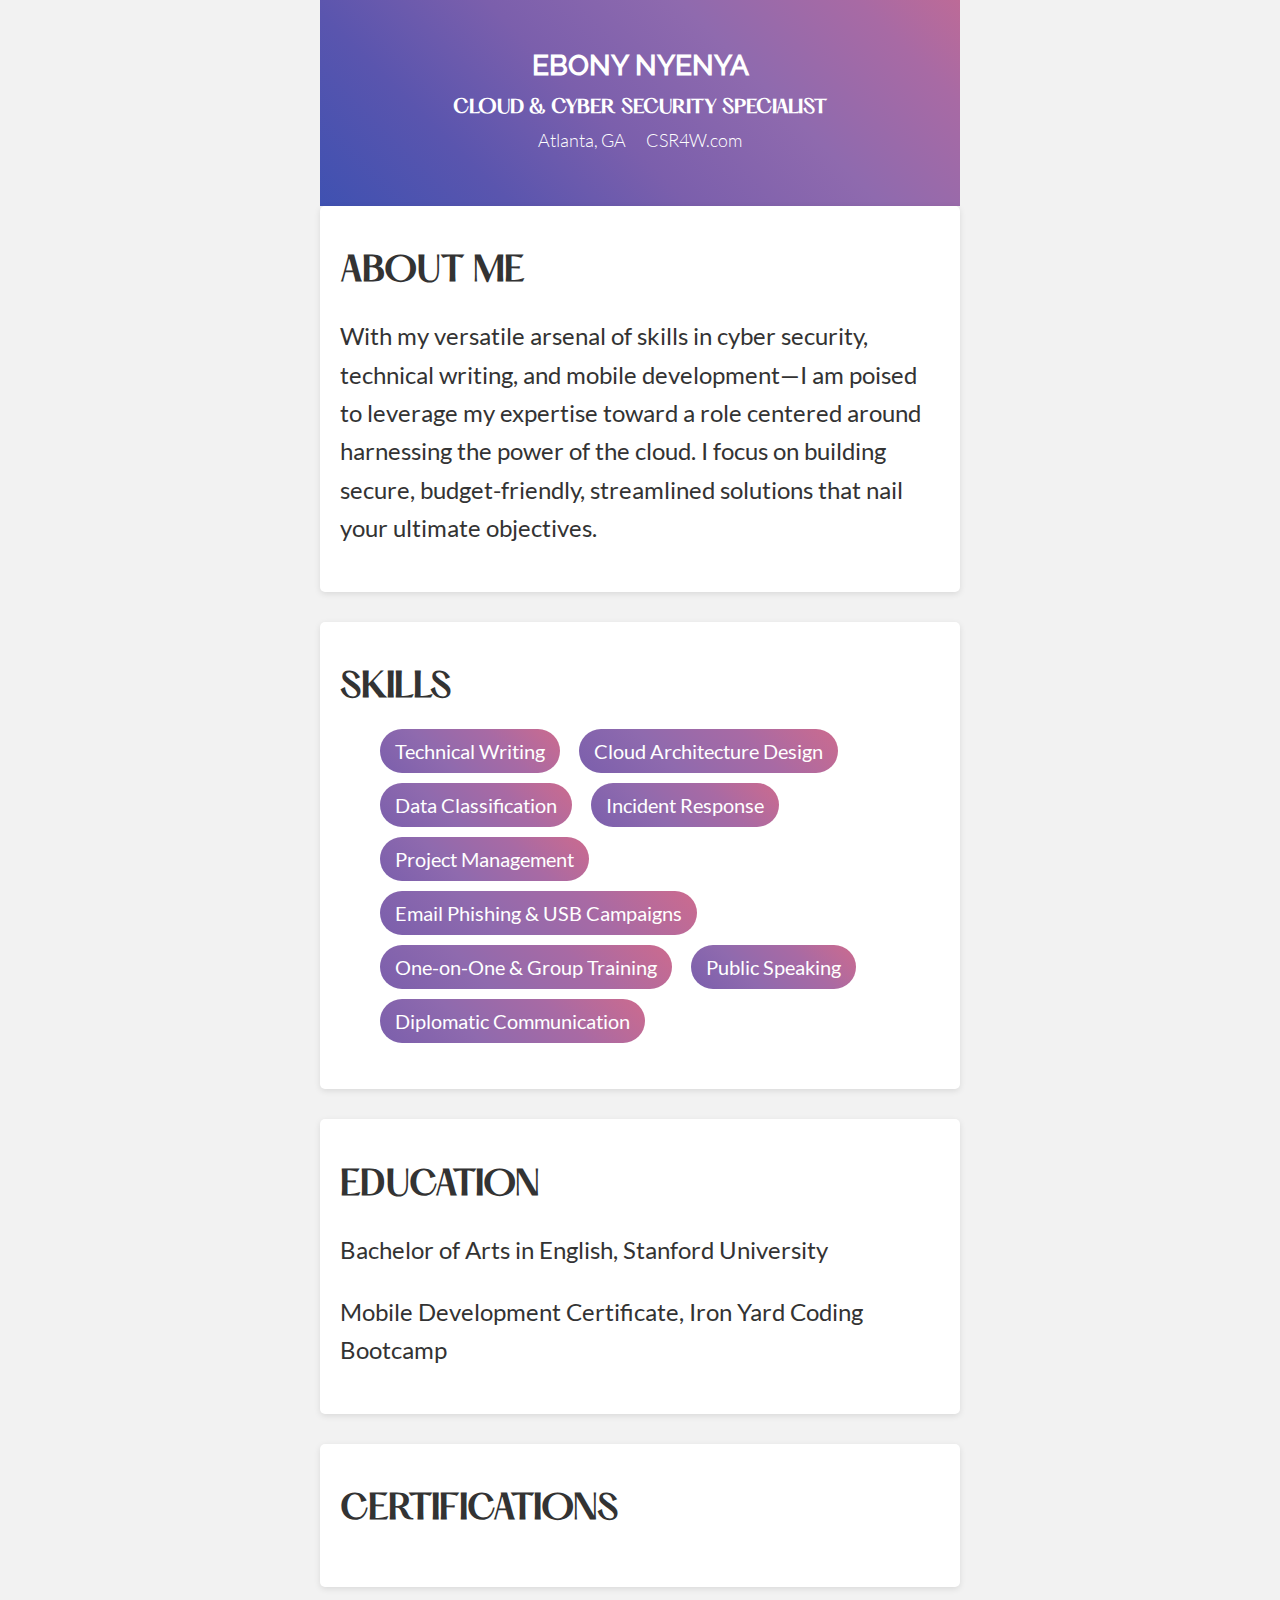
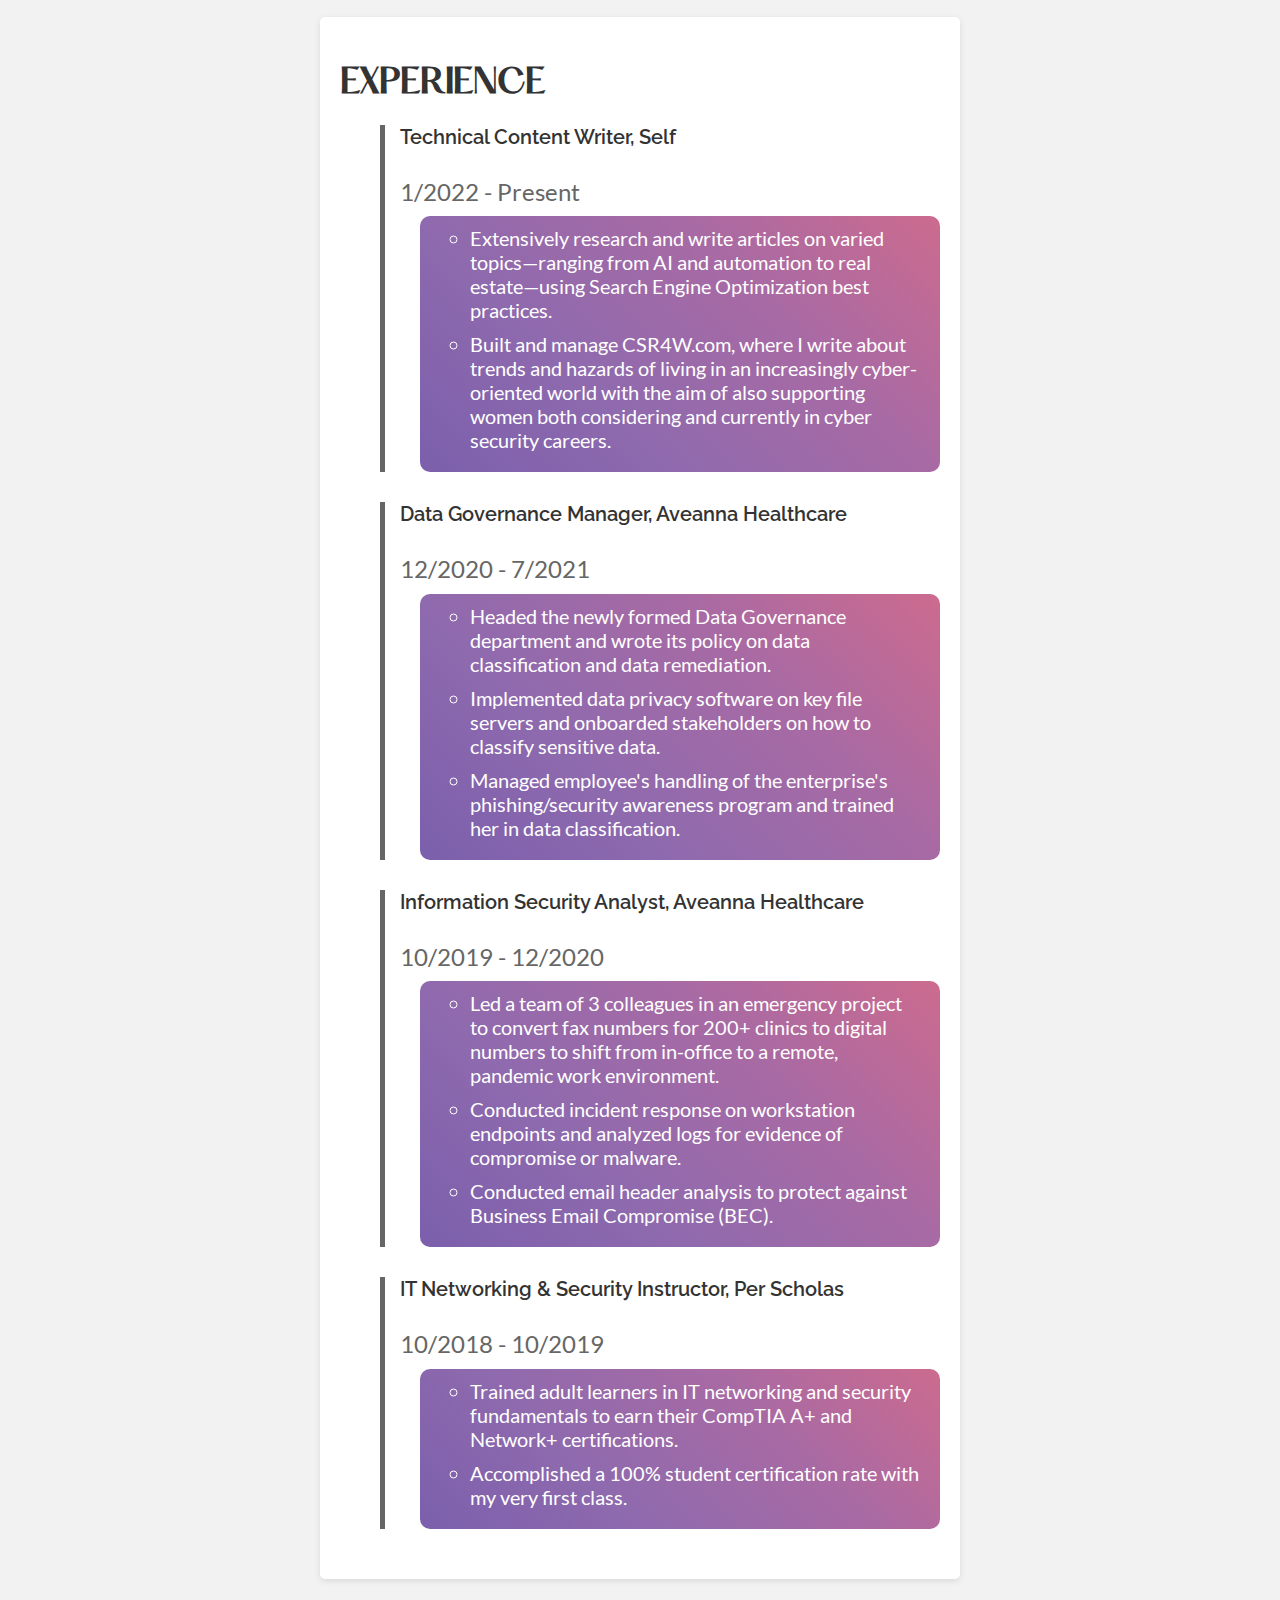
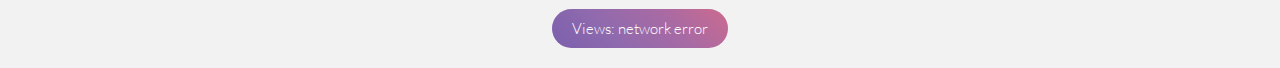
<file: Cloud Resume Challenge/frontend/index.html>
<!DOCTYPE html>
<html>
<head>
  <meta charset="UTF-8">
  <title>Cloud Resume Challenge</title>
  <link rel="stylesheet" href="index.css">
  <link rel="shortcut icon" type="image/png" href="favicon.png">
  
  <style>
    body {
      font-family: Arial, sans-serif;
    }
    h1 {
      font-size: 28px;
      margin-bottom: 10px;
    }
    h2 {
      font-size: 18px;
      margin-bottom: 5px;
    }
    .contact-info {
      margin-bottom: 20px;
    }
    .section {
      margin-bottom: 30px;
    }
    .role-title {
      font-size: 20px;
      font-weight: bold;
      margin-bottom: 5px;
    }
    .dates-worked {
      font-size: 16px;
      margin-bottom: 5px;
    }
    .bullet-points {
      margin-bottom: 10px;
      margin-left: 20px;
    }
  </style>
</head>
<body>
  <header>
    <h1>EBONY NYENYA</h1>
    <h2>CLOUD & CYBER SECURITY SPECIALIST</h2>
    <div class="contact-info">
      <span>Atlanta, GA</span>
      <span><a href="http://csr4w.com" target=_blank style="text-decoration: none; color: #ffffff;">CSR4W.com </a></span>
    </div>
  </header>

  <section class="section">
    <h2>ABOUT ME</h2>
    <p>With my versatile arsenal of skills in cyber security, technical writing, and mobile development&#8212;I am poised to leverage my expertise toward a role centered around harnessing the power of the cloud. I focus on building secure, budget-friendly, streamlined solutions that nail your ultimate objectives.</p>
  </section>

  <section class="section">
    <h2>SKILLS</h2>
    <ul class="skills">
      <li>Technical Writing</li>
      <li>Cloud Architecture Design</li>
      <li>Data Classification</li>
      <li>Incident Response</li>
      <li>Project Management</li>
      <li>Email Phishing & USB Campaigns</li>
      <li>One-on-One & Group Training</li>
      <li>Public Speaking</li> 
      <li>Diplomatic Communication</li>
     
    </ul>
  </section>

  <section class="section">
    <h2>EDUCATION</h2>
    <p>Bachelor of Arts in English, Stanford University </p>
    <p>Mobile Development Certificate, Iron Yard Coding Bootcamp</p>
  </section>

  <section class="section">
    <h2>CERTIFICATIONS</h2>
    <ul class="certifications">
        <div data-iframe-width="150" data-iframe-height="270" data-share-badge-id="53a9c267-cdc6-4d35-9c62-8cf66fb88bd7" data-share-badge-host="https://www.credly.com"></div><script type="text/javascript" async src="//cdn.credly.com/assets/utilities/embed.js"></script>
        <div data-iframe-width="150" data-iframe-height="270" data-share-badge-id="72936569-2875-401c-8938-5222b67ee994" data-share-badge-host="https://www.credly.com"></div><script type="text/javascript" async src="//cdn.credly.com/assets/utilities/embed.js"></script>
        <div data-iframe-width="150" data-iframe-height="270" data-share-badge-id="92ccb18c-0f5d-4e62-8a7d-b0b74a6a24af" data-share-badge-host="https://www.credly.com"></div><script type="text/javascript" async src="//cdn.credly.com/assets/utilities/embed.js"></script>
        <div data-iframe-width="150" data-iframe-height="270" data-share-badge-id="46eba6eb-c889-4f5e-beeb-0043cce6455c" data-share-badge-host="https://www.credly.com"></div><script type="text/javascript" async src="//cdn.credly.com/assets/utilities/embed.js"></script>
        <div data-iframe-width="150" data-iframe-height="270" data-share-badge-id="61cdb010-9951-4c23-8c60-1eb19440b5fa" data-share-badge-host="https://www.credly.com"></div><script type="text/javascript" async src="//cdn.credly.com/assets/utilities/embed.js"></script>  
    </ul>
  </section>

  <section class="section">
    <h2>EXPERIENCE</h2>
    <ul class="experience">
    <div class="job">
      <h3 class="role-title">Technical Content Writer, Self</h3>
      <p class="dates-worked">1/2022 - Present</p>
      <ul class="bullet-points">
        <li>Extensively research and write articles on varied topics&#8212;ranging from AI and automation to real estate&#8212;using Search Engine Optimization best practices.
        </li>
        <li>Built and manage CSR4W.com, where I write about trends and hazards of living in an increasingly cyber-oriented world with the aim of also supporting women both considering and currently in cyber security careers.</li>
      </ul>
    </div>
    <div class="job">
      <h3 class="role-title">Data Governance Manager, Aveanna Healthcare</h3>
      <p class="dates-worked">12/2020 - 7/2021</p>
      <ul class="bullet-points">
        <li>Headed the newly formed Data Governance department and wrote its policy on data classification and data remediation.</li>
        <li>Implemented data privacy software on key file servers and onboarded stakeholders on how to classify sensitive data.</li>
        <li>Managed employee's handling of the enterprise's phishing/security awareness program and trained her in data classification.</li>
      </ul>
    </div>
    <div class="job">
      <h3 class="role-title">Information Security Analyst, Aveanna Healthcare</h3>
      <p class="dates-worked">10/2019 - 12/2020</p>
      <ul class="bullet-points">
        <li>Led a team of 3 colleagues in an emergency project to convert fax numbers for 200+ clinics to digital numbers to shift from in-office to a remote, pandemic work environment.</li>
        <li>Conducted incident response on workstation endpoints and analyzed logs for evidence of compromise or malware.</li>
        <li>Conducted email header analysis to protect against Business Email Compromise (BEC).</li>
      </ul>
    </div>
    <div class="job">
      <h3 class="role-title">IT Networking & Security Instructor, Per Scholas</h3>
      <p class="dates-worked">10/2018 - 10/2019</p>
      <ul class="bullet-points">
        <li>Trained adult learners in IT networking and security fundamentals to earn their CompTIA A+ and Network+ certifications.</li>
        <li>Accomplished a 100% student certification rate with my very first class.</li>
      </ul>
    </div>
    </ul>
  </section>

  <footer class="footer">
    <div class="counter-container">
        <span>Views: </span>
        <span id="counter"></span>
    </div>
</footer>
    <script type="module" src="counter.js"></script>
</body>
</html>
</file>
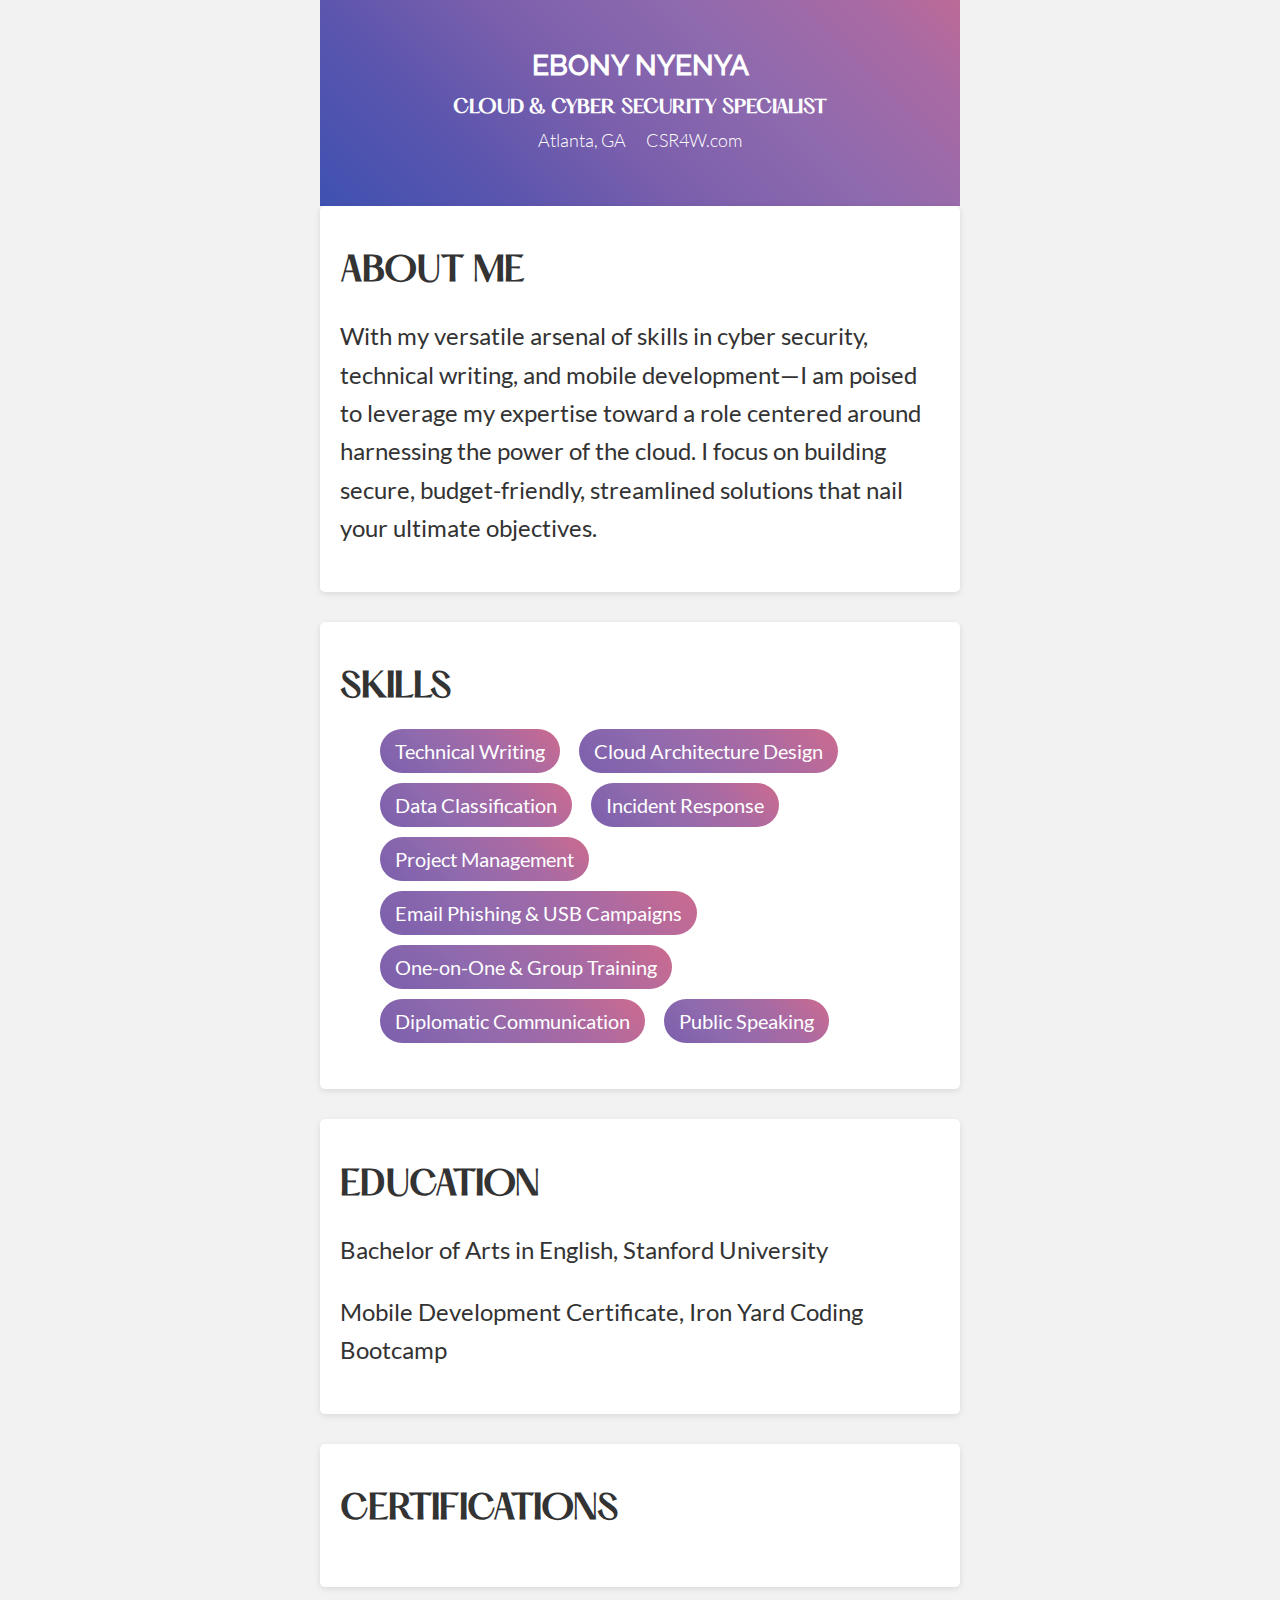
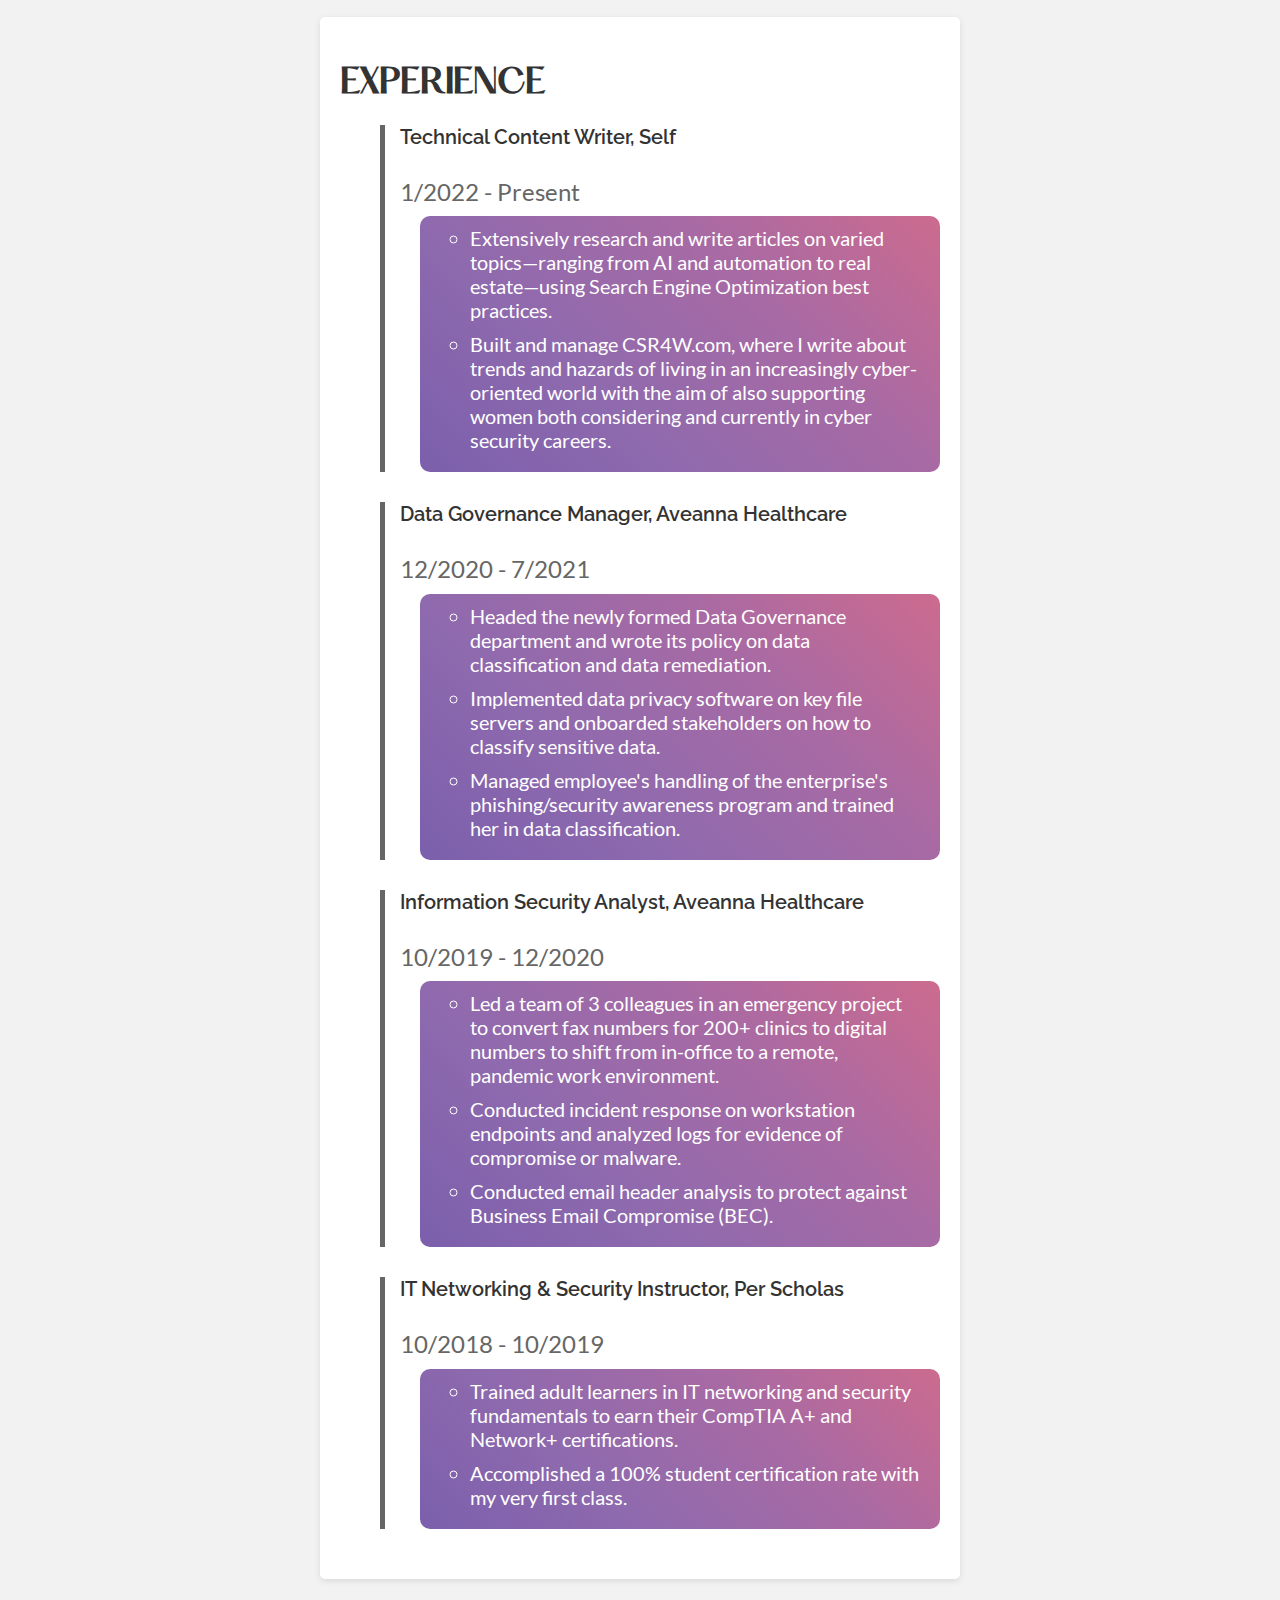
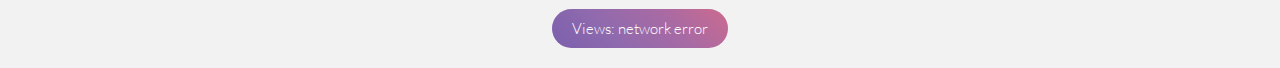
<file: Cloud-Resume-Challenge/frontend/index.html>
<!DOCTYPE html>
<html>
<head>
  <meta charset="UTF-8">
  <title>Cloud Resume Challenge</title>
  <link rel="stylesheet" href="index.css">
  <link rel="shortcut icon" type="image/png" href="favicon.png">
  
  <style>
    body {
      font-family: Arial, sans-serif;
    }
    h1 {
      font-size: 28px;
      margin-bottom: 10px;
    }
    h2 {
      font-size: 18px;
      margin-bottom: 5px;
    }
    .contact-info {
      margin-bottom: 20px;
    }
    .section {
      margin-bottom: 30px;
    }
    .role-title {
      font-size: 20px;
      font-weight: bold;
      margin-bottom: 5px;
    }
    .dates-worked {
      font-size: 16px;
      margin-bottom: 5px;
    }
    .bullet-points {
      margin-bottom: 10px;
      margin-left: 20px;
    }
  </style>
</head>
<body>
  <header>
    <h1>EBONY NYENYA</h1>
    <h2>CLOUD & CYBER SECURITY SPECIALIST</h2>
    <div class="contact-info">
      <span>Atlanta, GA</span>
      <span><a href="http://csr4w.com" target=_blank style="text-decoration: none; color: #ffffff;">CSR4W.com </a></span>
    </div>
  </header>

  <section class="section">
    <h2>ABOUT ME</h2>
    <p>With my versatile arsenal of skills in cyber security, technical writing, and mobile development&#8212;I am poised to leverage my expertise toward a role centered around harnessing the power of the cloud. I focus on building secure, budget-friendly, streamlined solutions that nail your ultimate objectives.</p>
  </section>

  <section class="section">
    <h2>SKILLS</h2>
    <ul class="skills">
      <li>Technical Writing</li>
      <li>Cloud Architecture Design</li>
      <li>Data Classification</li>
      <li>Incident Response</li>
      <li>Project Management</li>
      <li>Email Phishing & USB Campaigns</li>
      <li>One-on-One & Group Training</li>
      <li>Diplomatic Communication</li>
      <li>Public Speaking</li> 
      
    </ul>
  </section>

  <section class="section">
    <h2>EDUCATION</h2>
    <p>Bachelor of Arts in English, Stanford University </p>
    <p>Mobile Development Certificate, Iron Yard Coding Bootcamp</p>
  </section>

  <section class="section">
    <h2>CERTIFICATIONS</h2>
    <ul class="certifications">
        <div data-iframe-width="150" data-iframe-height="270" data-share-badge-id="53a9c267-cdc6-4d35-9c62-8cf66fb88bd7" data-share-badge-host="https://www.credly.com"></div><script type="text/javascript" async src="//cdn.credly.com/assets/utilities/embed.js"></script>
        <div data-iframe-width="150" data-iframe-height="270" data-share-badge-id="72936569-2875-401c-8938-5222b67ee994" data-share-badge-host="https://www.credly.com"></div><script type="text/javascript" async src="//cdn.credly.com/assets/utilities/embed.js"></script>
        <div data-iframe-width="150" data-iframe-height="270" data-share-badge-id="92ccb18c-0f5d-4e62-8a7d-b0b74a6a24af" data-share-badge-host="https://www.credly.com"></div><script type="text/javascript" async src="//cdn.credly.com/assets/utilities/embed.js"></script>
        <div data-iframe-width="150" data-iframe-height="270" data-share-badge-id="46eba6eb-c889-4f5e-beeb-0043cce6455c" data-share-badge-host="https://www.credly.com"></div><script type="text/javascript" async src="//cdn.credly.com/assets/utilities/embed.js"></script>
        <div data-iframe-width="150" data-iframe-height="270" data-share-badge-id="61cdb010-9951-4c23-8c60-1eb19440b5fa" data-share-badge-host="https://www.credly.com"></div><script type="text/javascript" async src="//cdn.credly.com/assets/utilities/embed.js"></script>  
    </ul>
  </section>

  <section class="section">
    <h2>EXPERIENCE</h2>
    <ul class="experience">
    <div class="job">
      <h3 class="role-title">Technical Content Writer, Self</h3>
      <p class="dates-worked">1/2022 - Present</p>
      <ul class="bullet-points">
        <li>Extensively research and write articles on varied topics&#8212;ranging from AI and automation to real estate&#8212;using Search Engine Optimization best practices.
        </li>
        <li>Built and manage CSR4W.com, where I write about trends and hazards of living in an increasingly cyber-oriented world with the aim of also supporting women both considering and currently in cyber security careers.</li>
      </ul>
    </div>
    <div class="job">
      <h3 class="role-title">Data Governance Manager, Aveanna Healthcare</h3>
      <p class="dates-worked">12/2020 - 7/2021</p>
      <ul class="bullet-points">
        <li>Headed the newly formed Data Governance department and wrote its policy on data classification and data remediation.</li>
        <li>Implemented data privacy software on key file servers and onboarded stakeholders on how to classify sensitive data.</li>
        <li>Managed employee's handling of the enterprise's phishing/security awareness program and trained her in data classification.</li>
      </ul>
    </div>
    <div class="job">
      <h3 class="role-title">Information Security Analyst, Aveanna Healthcare</h3>
      <p class="dates-worked">10/2019 - 12/2020</p>
      <ul class="bullet-points">
        <li>Led a team of 3 colleagues in an emergency project to convert fax numbers for 200+ clinics to digital numbers to shift from in-office to a remote, pandemic work environment.</li>
        <li>Conducted incident response on workstation endpoints and analyzed logs for evidence of compromise or malware.</li>
        <li>Conducted email header analysis to protect against Business Email Compromise (BEC).</li>
      </ul>
    </div>
    <div class="job">
      <h3 class="role-title">IT Networking & Security Instructor, Per Scholas</h3>
      <p class="dates-worked">10/2018 - 10/2019</p>
      <ul class="bullet-points">
        <li>Trained adult learners in IT networking and security fundamentals to earn their CompTIA A+ and Network+ certifications.</li>
        <li>Accomplished a 100% student certification rate with my very first class.</li>
      </ul>
    </div>
    </ul>
  </section>

  <footer class="footer">
    <div class="counter-container">
        <span>Views: </span>
        <span id="counter"></span>
    </div>
</footer>
    <script type="module" src="counter.js"></script>
</body>
</html>
</file>
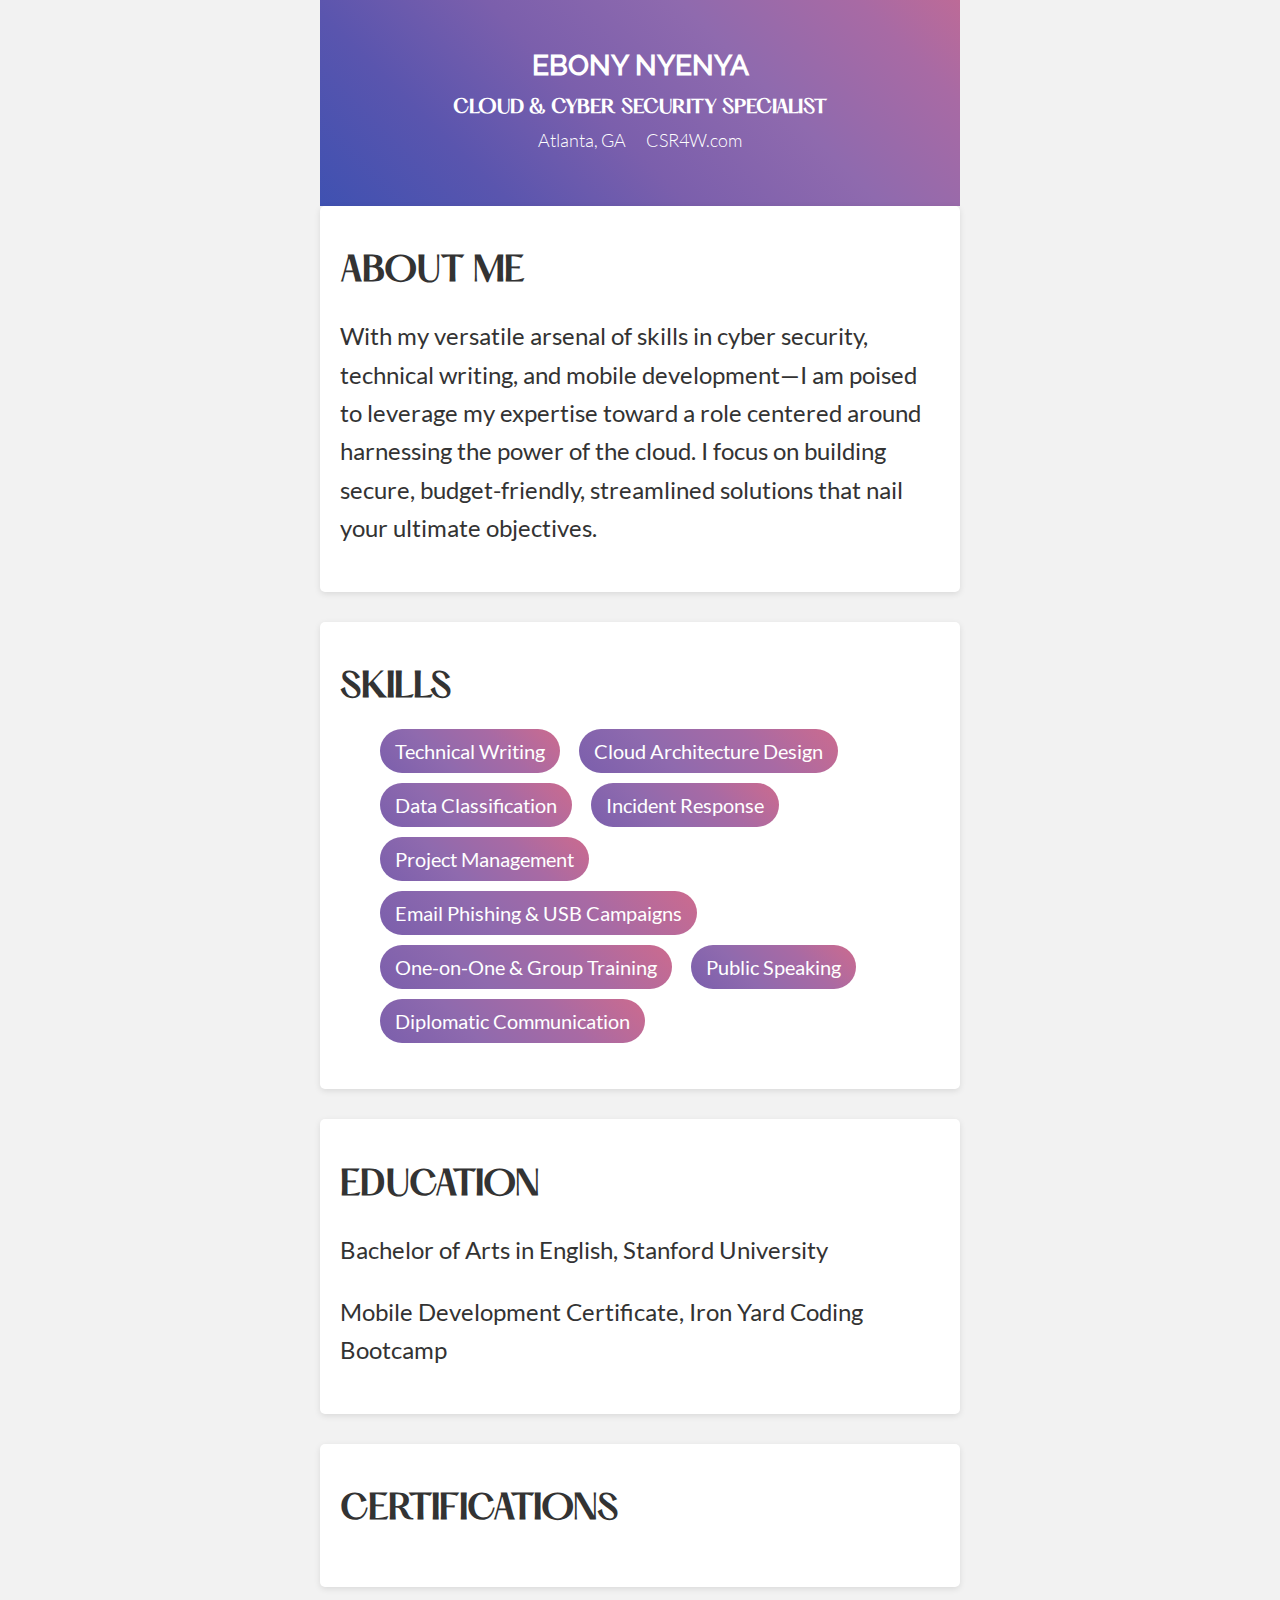
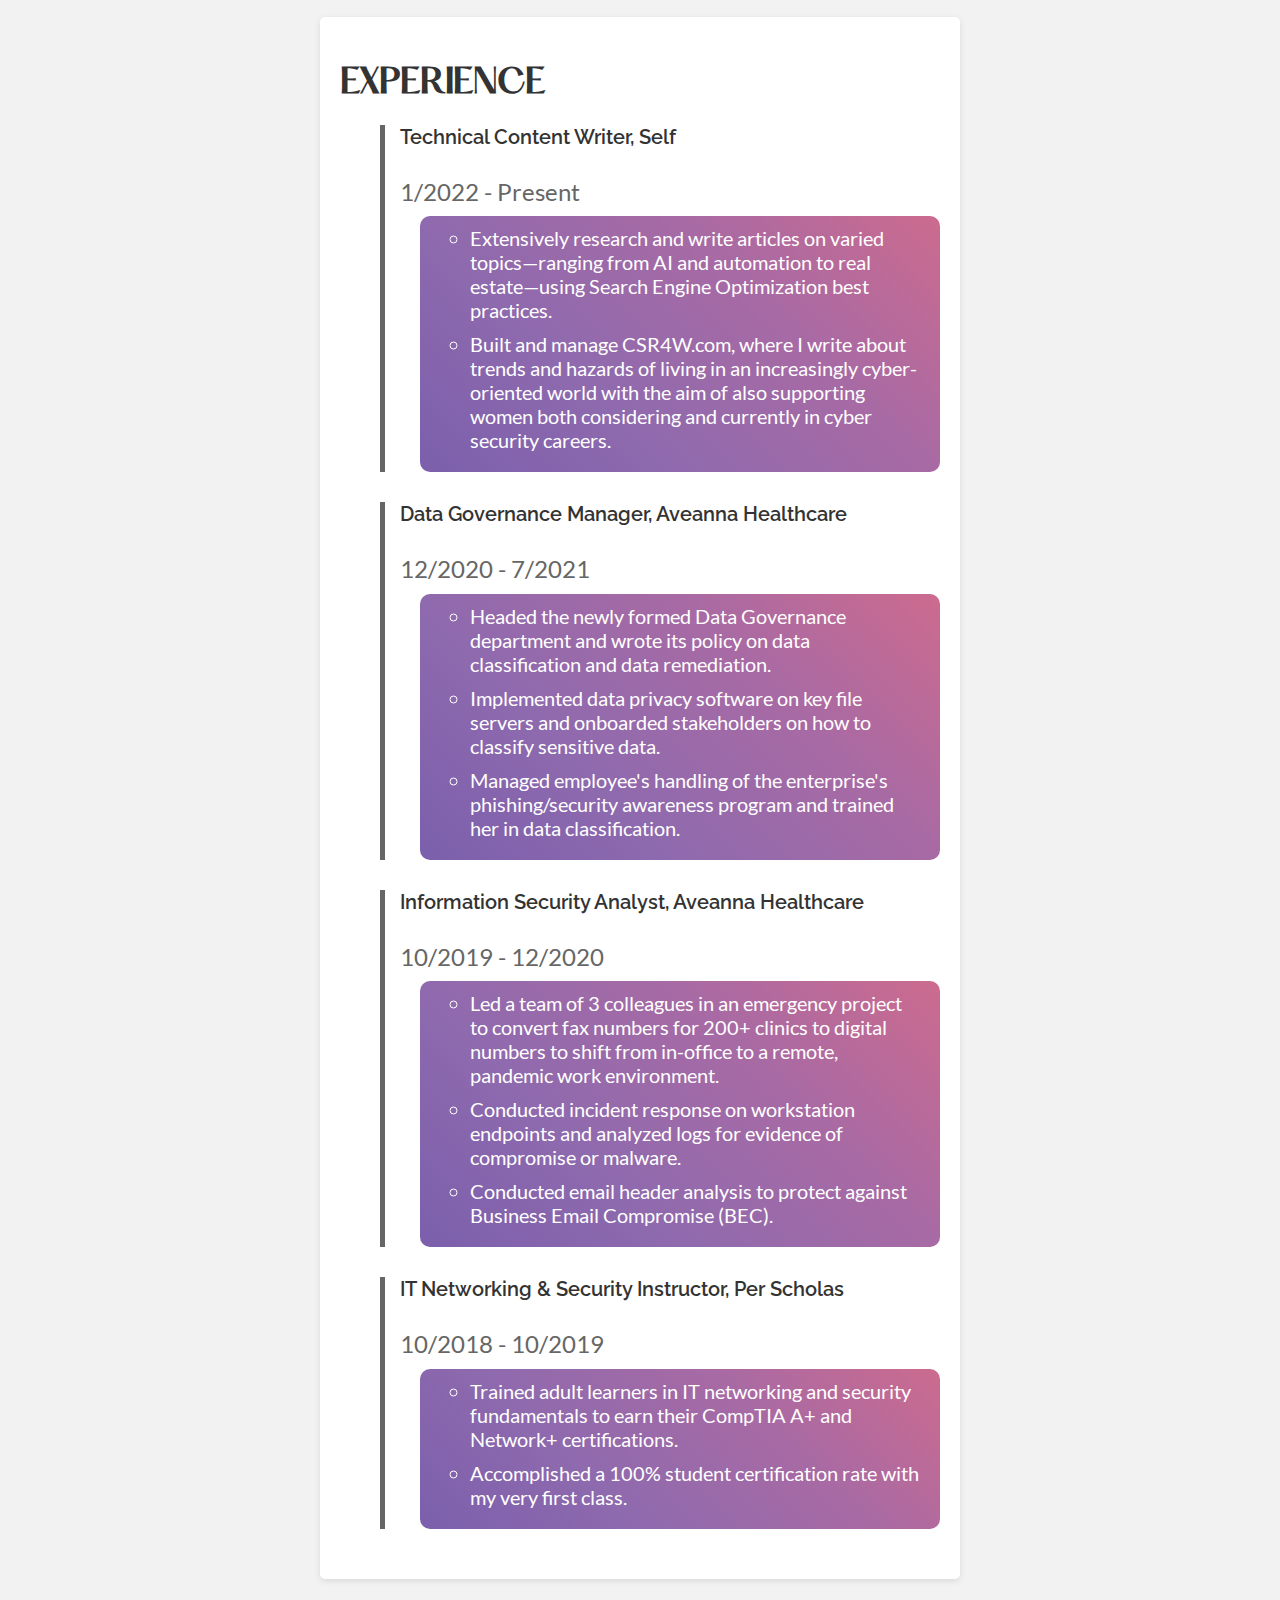
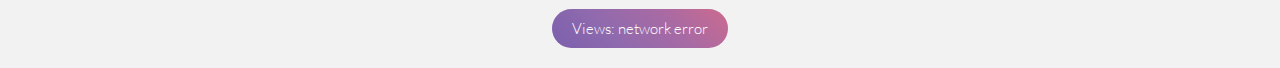
<file: Cloud_Resume_Challenge/frontend/index.html>
<!DOCTYPE html>
<html>
<head>
  <meta charset="UTF-8">
  <title>Cloud Resume Challenge</title>
  <link rel="stylesheet" href="index.css">
  <link rel="shortcut icon" type="image/png" href="favicon.png">
  
  <style>
    body {
      font-family: Arial, sans-serif;
    }
    h1 {
      font-size: 28px;
      margin-bottom: 10px;
    }
    h2 {
      font-size: 18px;
      margin-bottom: 5px;
    }
    .contact-info {
      margin-bottom: 20px;
    }
    .section {
      margin-bottom: 30px;
    }
    .role-title {
      font-size: 20px;
      font-weight: bold;
      margin-bottom: 5px;
    }
    .dates-worked {
      font-size: 16px;
      margin-bottom: 5px;
    }
    .bullet-points {
      margin-bottom: 10px;
      margin-left: 20px;
    }
  </style>
</head>
<body>
  <header>
    <h1>EBONY NYENYA</h1>
    <h2>CLOUD & CYBER SECURITY SPECIALIST</h2>
    <div class="contact-info">
      <span>Atlanta, GA</span>
      <span><a href="http://csr4w.com" target=_blank style="text-decoration: none; color: #ffffff;">CSR4W.com </a></span>
    </div>
  </header>

  <section class="section">
    <h2>ABOUT ME</h2>
    <p>With my versatile arsenal of skills in cyber security, technical writing, and mobile development&#8212;I am poised to leverage my expertise toward a role centered around harnessing the power of the cloud. I focus on building secure, budget-friendly, streamlined solutions that nail your ultimate objectives.</p>
  </section>

  <section class="section">
    <h2>SKILLS</h2>
    <ul class="skills">
      <li>Technical Writing</li>
      <li>Cloud Architecture Design</li>
      <li>Data Classification</li>
      <li>Incident Response</li>
      <li>Project Management</li>
      <li>Email Phishing & USB Campaigns</li>
      <li>One-on-One & Group Training</li>
      <li>Public Speaking</li> 
      <li>Diplomatic Communication</li>
      
    </ul>
  </section>

  <section class="section">
    <h2>EDUCATION</h2>
    <p>Bachelor of Arts in English, Stanford University </p>
    <p>Mobile Development Certificate, Iron Yard Coding Bootcamp</p>
  </section>

  <section class="section">
    <h2>CERTIFICATIONS</h2>
    <ul class="certifications">
        <div data-iframe-width="150" data-iframe-height="270" data-share-badge-id="53a9c267-cdc6-4d35-9c62-8cf66fb88bd7" data-share-badge-host="https://www.credly.com"></div><script type="text/javascript" async src="//cdn.credly.com/assets/utilities/embed.js"></script>
        <div data-iframe-width="150" data-iframe-height="270" data-share-badge-id="72936569-2875-401c-8938-5222b67ee994" data-share-badge-host="https://www.credly.com"></div><script type="text/javascript" async src="//cdn.credly.com/assets/utilities/embed.js"></script>
        <div data-iframe-width="150" data-iframe-height="270" data-share-badge-id="92ccb18c-0f5d-4e62-8a7d-b0b74a6a24af" data-share-badge-host="https://www.credly.com"></div><script type="text/javascript" async src="//cdn.credly.com/assets/utilities/embed.js"></script>
        <div data-iframe-width="150" data-iframe-height="270" data-share-badge-id="46eba6eb-c889-4f5e-beeb-0043cce6455c" data-share-badge-host="https://www.credly.com"></div><script type="text/javascript" async src="//cdn.credly.com/assets/utilities/embed.js"></script>
        <div data-iframe-width="150" data-iframe-height="270" data-share-badge-id="61cdb010-9951-4c23-8c60-1eb19440b5fa" data-share-badge-host="https://www.credly.com"></div><script type="text/javascript" async src="//cdn.credly.com/assets/utilities/embed.js"></script>  
    </ul>
  </section>

  <section class="section">
    <h2>EXPERIENCE</h2>
    <ul class="experience">
    <div class="job">
      <h3 class="role-title">Technical Content Writer, Self</h3>
      <p class="dates-worked">1/2022 - Present</p>
      <ul class="bullet-points">
        <li>Extensively research and write articles on varied topics&#8212;ranging from AI and automation to real estate&#8212;using Search Engine Optimization best practices.
        </li>
        <li>Built and manage CSR4W.com, where I write about trends and hazards of living in an increasingly cyber-oriented world with the aim of also supporting women both considering and currently in cyber security careers.</li>
      </ul>
    </div>
    <div class="job">
      <h3 class="role-title">Data Governance Manager, Aveanna Healthcare</h3>
      <p class="dates-worked">12/2020 - 7/2021</p>
      <ul class="bullet-points">
        <li>Headed the newly formed Data Governance department and wrote its policy on data classification and data remediation.</li>
        <li>Implemented data privacy software on key file servers and onboarded stakeholders on how to classify sensitive data.</li>
        <li>Managed employee's handling of the enterprise's phishing/security awareness program and trained her in data classification.</li>
      </ul>
    </div>
    <div class="job">
      <h3 class="role-title">Information Security Analyst, Aveanna Healthcare</h3>
      <p class="dates-worked">10/2019 - 12/2020</p>
      <ul class="bullet-points">
        <li>Led a team of 3 colleagues in an emergency project to convert fax numbers for 200+ clinics to digital numbers to shift from in-office to a remote, pandemic work environment.</li>
        <li>Conducted incident response on workstation endpoints and analyzed logs for evidence of compromise or malware.</li>
        <li>Conducted email header analysis to protect against Business Email Compromise (BEC).</li>
      </ul>
    </div>
    <div class="job">
      <h3 class="role-title">IT Networking & Security Instructor, Per Scholas</h3>
      <p class="dates-worked">10/2018 - 10/2019</p>
      <ul class="bullet-points">
        <li>Trained adult learners in IT networking and security fundamentals to earn their CompTIA A+ and Network+ certifications.</li>
        <li>Accomplished a 100% student certification rate with my very first class.</li>
      </ul>
    </div>
    </ul>
  </section>

  <footer class="footer">
    <div class="counter-container">
        <span>Views: </span>
        <span id="counter"></span>
    </div>
</footer>
    <script type="module" src="counter.js"></script>
</body>
</html>
</file>
<file: Cloud Resume Challenge/frontend/index.css>
/* Global Styles */

@font-face {
  font-family: 'RalewayMedium';
  src: url(fonts/Raleway-Medium.ttf);
} 
@font-face {
    font-family: 'RalewaySemiBold';
    src: url(fonts/Raleway-SemiBold.ttf);
  } 

@font-face {
  font-family: 'HattonMedium';
  src: url(fonts/PP\ Hatton\ Medium\ 500.otf);
}

@font-face {
  font-family: 'LatoLight';
  src: url(fonts/Lato-Light.ttf);
}

@font-face {
  font-family: 'LatoRegular';
  src: url(fonts/Lato-Regular.ttf);
}

@keyframes animateGradient {
  0% {
    background-position: 0% 50%;
  }
  100% {
    background-position: 100% 50%;
  }
}


/* Header Styles */
header {
  text-align: center;
  padding: 30px 0;
  background: linear-gradient(45deg, #3f51b1 0%, #5a55ae 13%, #7b5fac 25%, #8f6aae 38%, #a86aa4 50%, #cc6b8e 62%, #f18271 75%, #f3a469 87%, #f7c978 100%);
  color: #ffffff;
  
  /* Header Gradient Animation */
  background-size: 200% auto;
  animation: animateGradient 5s infinite alternate;
}

h1 {
  font-family: 'RalewayMedium', sans-serif;
  font-size: 36px;
  margin-bottom: 10px;
}

h2 {
  font-family: 'HattonMedium', sans-serif;
  font-size: 24px;
  margin-bottom: 5px;
}

/* Contact Info Styles */
.contact-info {
  font-family: 'LatoLight', sans-serif;
  display: flex;
  flex-wrap: wrap;
  justify-content: center;
  margin-bottom: 20px;
}

.contact-info span {
  margin: 5px;
  font-size: 18px;
  color: #ffffff;
}

/* Section Styles */
.section {
  margin-bottom: 30px;
  padding: 20px;
  background-color: #ffffff;
  box-shadow: 0 2px 6px rgba(0, 0, 0, 0.1);
  border-radius: 5px;
  margin: 0 auto;
  transition: transform 0.2s ease-in-out;
  position: relative;
  overflow: hidden;
}

.section:before {
  content: '';
  position: absolute;
  top: 0;
  left: 0%;
  width: 100%;
  height: 100%;
  background: linear-gradient(45deg, transparent, rgba(255, 255, 255, 0.8), transparent);
  transform: translateX(-100%);
  transition: transform 0.5s ease-in-out;
  z-index: 1;
}

.section:hover:before {
  transform: translateX(100%);
}

.section:not(:hover):before {
  left: 100%;
  opacity: 0;
}

.section:hover,
.section:active {
  transform: translateY(10px);
}

.section h2 {
  color: #333333;
  font-size: 32px;
}

/* About Section Styles */
.section p {
  font-family: 'LatoRegular', sans-serif;
  font-size: 16px;
  line-height: 1.5;
}

/* Skills Section Styles */
ul.skills {
  list-style: none;
  padding: 0;
}

ul.skills li {
  font-family: 'LatoRegular', sans-serif;
  display: inline-block;
  margin-right: 10px;
  margin-bottom: 10px;
  padding: 5px 10px;
  background: linear-gradient(45deg,#7b5fac, #8f6aae, #a86aa4, #cc6b8e);
  color: #ffffff;
  border-radius: 20px;
}

/* Education Section Styles */
.section p {
  font-size: 18px;
}

/* Certifications Section Styles */
ul.certifications {
  display: flex;
  flex-wrap: wrap;
  justify-content: space-between;
  align-items: center;
  padding-left: 0;
}

ul.certifications li {
  flex: 0 0 150px;
  height: 270px;
  margin-bottom: 10px;
  padding: 0;
  background-color: #333333;
  color: #ffffff;
  border-radius: 20px;
  display: flex;
  justify-content: center;
  align-items: center;
  font-size: 16px;
}

ul.certifications li div {
  display: flex;
  justify-content: center;
  align-items: center;
  height: 100%;
  width: 100%;
}

/* Experience Section Styles */
.job {
  margin-bottom: 30px;
}

.role-title {
  font-size: 20px;
  font-weight: bold;
  margin-bottom: 5px;
}

.dates-worked {
  font-size: 16px;
  margin-bottom: 5px;
  color: #999999;
}

.bullet-points {
    font-family: 'LatoRegular', sans-serif;
    padding: 10px 20px; /* Increase padding for space between text and border */
  font-size: 16px;
  
}

.bullet-points li {
    margin-bottom: 10px; /* Add vertical space between list items */
    
  }

/* Visitor Counter */
  #counter {
    margin: 10px 0;  
}

.footer {
  bottom: 20px;
  width: 100%;
  text-align: center;
}

.footer .counter-container {
  display: inline-block;
  background: linear-gradient(45deg,#7b5fac, #8f6aae, #a86aa4, #cc6b8e);
  padding: 10px 20px;
  border-radius: 20px;
  color: white;
  font-family: 'LatoLight', sans-serif;
  font-size: 15px;
  margin-bottom: 20px;
}


/* Styling for Sleek, Modern, Colorful Design */
body {
  margin: 0 25%;
  padding: 0;
  color: #333333;
  background-color: #f2f2f2;
}

.section h2 {
  margin-bottom: 20px;
}

.contact-info span {
  margin: 5px 10px;
  font-size: 18px;
  color: #ffffff;
}

.section p {
  font-size: 20px;
  line-height: 1.6;
}

ul.skills li {
  font-size: 20px;
  margin-right: 15px;
  padding: 10px 15px;
  border-radius: 50px;
}

.section p {
  font-size: 24px;
}

ul.skills {
  padding-left: 40px;
}

/* Experience Section */
.job {
  border-left: 5px solid #666666;
  padding-left: 15px;
}

.role-title {
font-family: 'RalewaySemiBold', sans-serif;
  font-size: 24px;
  font-weight: bold;
  margin-bottom: 10px;
}

.dates-worked {
font-family: 'LatoRegular', sans-serif;
  font-size: 20px;
  margin-bottom: 10px;
  color: #666666;
}

.bullet-points {
  font-size: 20px;
  margin-bottom: 20px;
  padding-left: 50px;
  background: linear-gradient(45deg,#7b5fac, #8f6aae, #a86aa4, #cc6b8e);
  color: #ffffff;
  border-radius: 10px;
}
</file>
<file: Cloud-Resume-Challenge/frontend/index.css>
/* Global Styles */

@font-face {
  font-family: 'RalewayMedium';
  src: url(fonts/Raleway-Medium.ttf);
} 
@font-face {
    font-family: 'RalewaySemiBold';
    src: url(fonts/Raleway-SemiBold.ttf);
  } 

@font-face {
  font-family: 'HattonMedium';
  src: url(fonts/PP\ Hatton\ Medium\ 500.otf);
}

@font-face {
  font-family: 'LatoLight';
  src: url(fonts/Lato-Light.ttf);
}

@font-face {
  font-family: 'LatoRegular';
  src: url(fonts/Lato-Regular.ttf);
}

@keyframes animateGradient {
  0% {
    background-position: 0% 50%;
  }
  100% {
    background-position: 100% 50%;
  }
}


/* Header Styles */
header {
  text-align: center;
  padding: 30px 0;
  background: linear-gradient(45deg, #3f51b1 0%, #5a55ae 13%, #7b5fac 25%, #8f6aae 38%, #a86aa4 50%, #cc6b8e 62%, #f18271 75%, #f3a469 87%, #f7c978 100%);
  color: #ffffff;
  
  /* Header Gradient Animation */
  background-size: 200% auto;
  animation: animateGradient 5s infinite alternate;
}

h1 {
  font-family: 'RalewayMedium', sans-serif;
  font-size: 36px;
  margin-bottom: 10px;
}

h2 {
  font-family: 'HattonMedium', sans-serif;
  font-size: 24px;
  margin-bottom: 5px;
}

/* Contact Info Styles */
.contact-info {
  font-family: 'LatoLight', sans-serif;
  display: flex;
  flex-wrap: wrap;
  justify-content: center;
  margin-bottom: 20px;
}

.contact-info span {
  margin: 5px;
  font-size: 18px;
  color: #ffffff;
}

/* Section Styles */
.section {
  margin-bottom: 30px;
  padding: 20px;
  background-color: #ffffff;
  box-shadow: 0 2px 6px rgba(0, 0, 0, 0.1);
  border-radius: 5px;
  margin: 0 auto;
  transition: transform 0.2s ease-in-out;
  position: relative;
  overflow: hidden;
}

.section:before {
  content: '';
  position: absolute;
  top: 0;
  left: 0%;
  width: 100%;
  height: 100%;
  background: linear-gradient(45deg, transparent, rgba(255, 255, 255, 0.8), transparent);
  transform: translateX(-100%);
  transition: transform 0.5s ease-in-out;
  z-index: 1;
}

.section:hover:before {
  transform: translateX(100%);
}

.section:not(:hover):before {
  left: 100%;
  opacity: 0;
}

.section:hover,
.section:active {
  transform: translateY(10px);
}

.section h2 {
  color: #333333;
  font-size: 32px;
}

/* About Section Styles */
.section p {
  font-family: 'LatoRegular', sans-serif;
  font-size: 16px;
  line-height: 1.5;
}

/* Skills Section Styles */
ul.skills {
  list-style: none;
  padding: 0;
}

ul.skills li {
  font-family: 'LatoRegular', sans-serif;
  display: inline-block;
  margin-right: 10px;
  margin-bottom: 10px;
  padding: 5px 10px;
  background: linear-gradient(45deg,#7b5fac, #8f6aae, #a86aa4, #cc6b8e);
  color: #ffffff;
  border-radius: 20px;
}

/* Education Section Styles */
.section p {
  font-size: 18px;
}

/* Certifications Section Styles */
ul.certifications {
  display: flex;
  flex-wrap: wrap;
  justify-content: space-between;
  align-items: center;
  padding-left: 0;
}

ul.certifications li {
  flex: 0 0 150px;
  height: 270px;
  margin-bottom: 10px;
  padding: 0;
  background-color: #333333;
  color: #ffffff;
  border-radius: 20px;
  display: flex;
  justify-content: center;
  align-items: center;
  font-size: 16px;
}

ul.certifications li div {
  display: flex;
  justify-content: center;
  align-items: center;
  height: 100%;
  width: 100%;
}

/* Experience Section Styles */
.job {
  margin-bottom: 30px;
}

.role-title {
  font-size: 20px;
  font-weight: bold;
  margin-bottom: 5px;
}

.dates-worked {
  font-size: 16px;
  margin-bottom: 5px;
  color: #999999;
}

.bullet-points {
    font-family: 'LatoRegular', sans-serif;
    padding: 10px 20px; /* Increase padding for space between text and border */
  font-size: 16px;
  
}

.bullet-points li {
    margin-bottom: 10px; /* Add vertical space between list items */
    
  }

/* Visitor Counter */
  #counter {
    margin: 10px 0;  
}

.footer {
  bottom: 20px;
  width: 100%;
  text-align: center;
}

.footer .counter-container {
  display: inline-block;
  background: linear-gradient(45deg,#7b5fac, #8f6aae, #a86aa4, #cc6b8e);
  padding: 10px 20px;
  border-radius: 20px;
  color: white;
  font-family: 'LatoLight', sans-serif;
  font-size: 15px;
  margin-bottom: 20px;
}


/* Styling for Sleek, Modern, Colorful Design */
body {
  margin: 0 25%;
  padding: 0;
  color: #333333;
  background-color: #f2f2f2;
}

.section h2 {
  margin-bottom: 20px;
}

.contact-info span {
  margin: 5px 10px;
  font-size: 18px;
  color: #ffffff;
}

.section p {
  font-size: 20px;
  line-height: 1.6;
}

ul.skills li {
  font-size: 20px;
  margin-right: 15px;
  padding: 10px 15px;
  border-radius: 50px;
}

.section p {
  font-size: 24px;
}

ul.skills {
  padding-left: 40px;
}

/* Experience Section */
.job {
  border-left: 5px solid #666666;
  padding-left: 15px;
}

.role-title {
font-family: 'RalewaySemiBold', sans-serif;
  font-size: 24px;
  font-weight: bold;
  margin-bottom: 10px;
}

.dates-worked {
font-family: 'LatoRegular', sans-serif;
  font-size: 20px;
  margin-bottom: 10px;
  color: #666666;
}

.bullet-points {
  font-size: 20px;
  margin-bottom: 20px;
  padding-left: 50px;
  background: linear-gradient(45deg,#7b5fac, #8f6aae, #a86aa4, #cc6b8e);
  color: #ffffff;
  border-radius: 10px;
}
</file>
<file: Cloud_Resume_Challenge/frontend/index.css>
/* Global Styles */

@font-face {
  font-family: 'RalewayMedium';
  src: url(fonts/Raleway-Medium.ttf);
} 
@font-face {
    font-family: 'RalewaySemiBold';
    src: url(fonts/Raleway-SemiBold.ttf);
  } 

@font-face {
  font-family: 'HattonMedium';
  src: url(fonts/PP\ Hatton\ Medium\ 500.otf);
}

@font-face {
  font-family: 'LatoLight';
  src: url(fonts/Lato-Light.ttf);
}

@font-face {
  font-family: 'LatoRegular';
  src: url(fonts/Lato-Regular.ttf);
}

@keyframes animateGradient {
  0% {
    background-position: 0% 50%;
  }
  100% {
    background-position: 100% 50%;
  }
}


/* Header Styles */
header {
  text-align: center;
  padding: 30px 0;
  background: linear-gradient(45deg, #3f51b1 0%, #5a55ae 13%, #7b5fac 25%, #8f6aae 38%, #a86aa4 50%, #cc6b8e 62%, #f18271 75%, #f3a469 87%, #f7c978 100%);
  color: #ffffff;
  
  /* Header Gradient Animation */
  background-size: 200% auto;
  animation: animateGradient 5s infinite alternate;
}

h1 {
  font-family: 'RalewayMedium', sans-serif;
  font-size: 36px;
  margin-bottom: 10px;
}

h2 {
  font-family: 'HattonMedium', sans-serif;
  font-size: 24px;
  margin-bottom: 5px;
}

/* Contact Info Styles */
.contact-info {
  font-family: 'LatoLight', sans-serif;
  display: flex;
  flex-wrap: wrap;
  justify-content: center;
  margin-bottom: 20px;
}

.contact-info span {
  margin: 5px;
  font-size: 18px;
  color: #ffffff;
}

/* Section Styles */
.section {
  margin-bottom: 30px;
  padding: 20px;
  background-color: #ffffff;
  box-shadow: 0 2px 6px rgba(0, 0, 0, 0.1);
  border-radius: 5px;
  margin: 0 auto;
  transition: transform 0.2s ease-in-out;
  position: relative;
  overflow: hidden;
}

.section:before {
  content: '';
  position: absolute;
  top: 0;
  left: 0%;
  width: 100%;
  height: 100%;
  background: linear-gradient(45deg, transparent, rgba(255, 255, 255, 0.8), transparent);
  transform: translateX(-100%);
  transition: transform 0.5s ease-in-out;
  z-index: 1;
}

.section:hover:before {
  transform: translateX(100%);
}

.section:not(:hover):before {
  left: 100%;
  opacity: 0;
}

.section:hover,
.section:active {
  transform: translateY(10px);
}

.section h2 {
  color: #333333;
  font-size: 32px;
}

/* About Section Styles */
.section p {
  font-family: 'LatoRegular', sans-serif;
  font-size: 16px;
  line-height: 1.5;
}

/* Skills Section Styles */
ul.skills {
  list-style: none;
  padding: 0;
}

ul.skills li {
  font-family: 'LatoRegular', sans-serif;
  display: inline-block;
  margin-right: 10px;
  margin-bottom: 10px;
  padding: 5px 10px;
  background: linear-gradient(45deg,#7b5fac, #8f6aae, #a86aa4, #cc6b8e);
  color: #ffffff;
  border-radius: 20px;
}

/* Education Section Styles */
.section p {
  font-size: 18px;
}

/* Certifications Section Styles */
ul.certifications {
  display: flex;
  flex-wrap: wrap;
  justify-content: space-between;
  align-items: center;
  padding-left: 0;
}

ul.certifications li {
  flex: 0 0 150px;
  height: 270px;
  margin-bottom: 10px;
  padding: 0;
  background-color: #333333;
  color: #ffffff;
  border-radius: 20px;
  display: flex;
  justify-content: center;
  align-items: center;
  font-size: 16px;
}

ul.certifications li div {
  display: flex;
  justify-content: center;
  align-items: center;
  height: 100%;
  width: 100%;
}

/* Experience Section Styles */
.job {
  margin-bottom: 30px;
}

.role-title {
  font-size: 20px;
  font-weight: bold;
  margin-bottom: 5px;
}

.dates-worked {
  font-size: 16px;
  margin-bottom: 5px;
  color: #999999;
}

.bullet-points {
    font-family: 'LatoRegular', sans-serif;
    padding: 10px 20px; /* Increase padding for space between text and border */
  font-size: 16px;
  
}

.bullet-points li {
    margin-bottom: 10px; /* Add vertical space between list items */
    
  }

/* Visitor Counter */
  #counter {
    margin: 10px 0;  
}

.footer {
  bottom: 20px;
  width: 100%;
  text-align: center;
}

.footer .counter-container {
  display: inline-block;
  background: linear-gradient(45deg,#7b5fac, #8f6aae, #a86aa4, #cc6b8e);
  padding: 10px 20px;
  border-radius: 20px;
  color: white;
  font-family: 'LatoLight', sans-serif;
  font-size: 15px;
  margin-bottom: 20px;
}


/* Styling for Sleek, Modern, Colorful Design */
body {
  margin: 0 25%;
  padding: 0;
  color: #333333;
  background-color: #f2f2f2;
}

.section h2 {
  margin-bottom: 20px;
}

.contact-info span {
  margin: 5px 10px;
  font-size: 18px;
  color: #ffffff;
}

.section p {
  font-size: 20px;
  line-height: 1.6;
}

ul.skills li {
  font-size: 20px;
  margin-right: 15px;
  padding: 10px 15px;
  border-radius: 50px;
}

.section p {
  font-size: 24px;
}

ul.skills {
  padding-left: 40px;
}

/* Experience Section */
.job {
  border-left: 5px solid #666666;
  padding-left: 15px;
}

.role-title {
font-family: 'RalewaySemiBold', sans-serif;
  font-size: 24px;
  font-weight: bold;
  margin-bottom: 10px;
}

.dates-worked {
font-family: 'LatoRegular', sans-serif;
  font-size: 20px;
  margin-bottom: 10px;
  color: #666666;
}

.bullet-points {
  font-size: 20px;
  margin-bottom: 20px;
  padding-left: 50px;
  background: linear-gradient(45deg,#7b5fac, #8f6aae, #a86aa4, #cc6b8e);
  color: #ffffff;
  border-radius: 10px;
}
</file>
